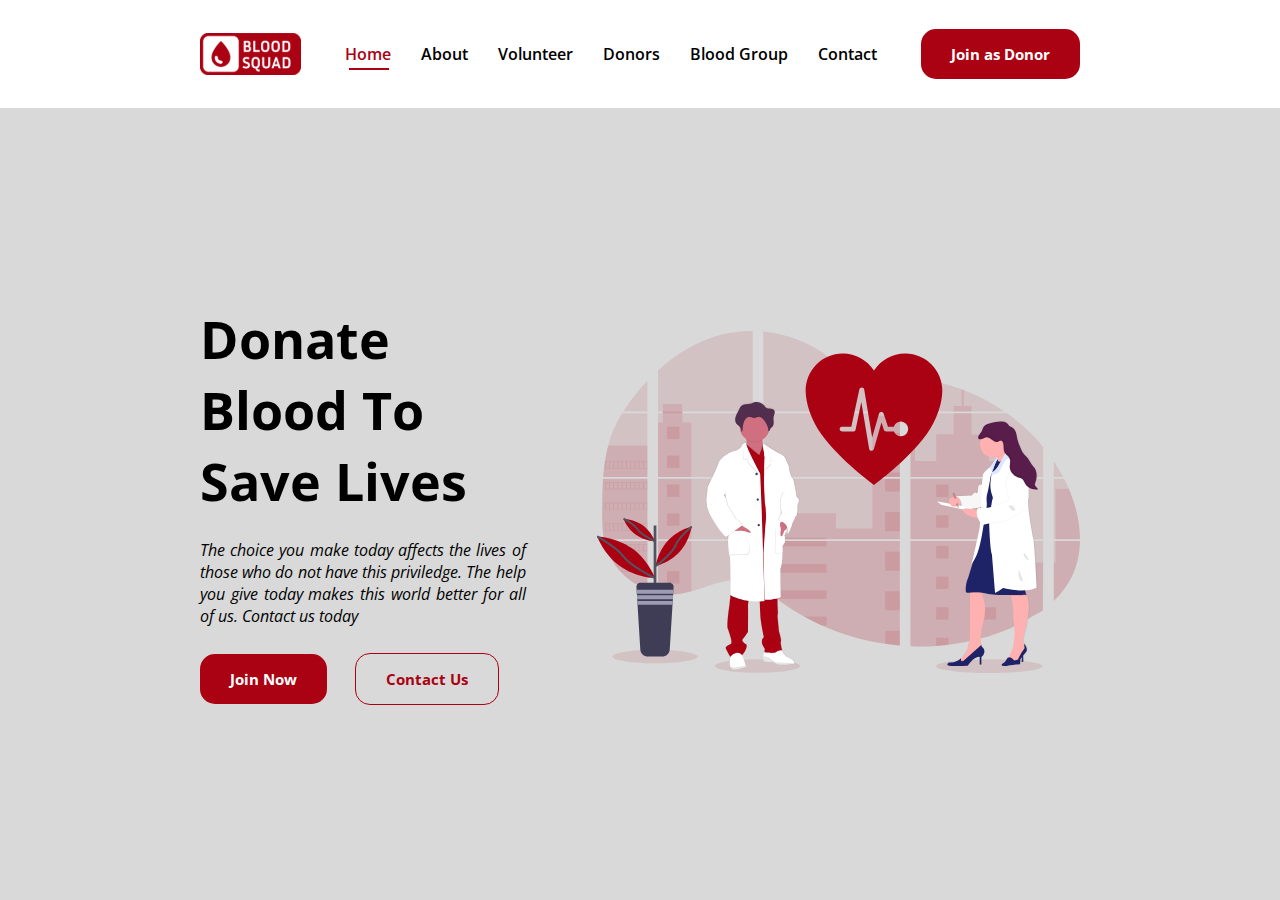
<file: index.html>
<!DOCTYPE html>
<html lang="en">
    <head>
        <meta charset="UTF-8" />
        <meta name="viewport" content="width=device-width, initial-scale=1.0" />
        <title>Christ Lion's Club</title>
        <link rel="stylesheet" href="style.css" />
        <link rel="icon" type="image/x-icon" href="assets/logo1.svg" />
    </head>
    <body>
        <div class="container">
            <div class="navbar">
                <div class="left-section">
                    <img src="assets/logo.svg" alt="" />
                </div>
                <div class="nav-links">
                    <ul>
                        <li class="active" id="home">Home</li>
                        <li id="about">About</li>
                        <li id="volunteer">Volunteer</li>
                        <li id="donors">Donors</li>
                        <li>Blood Group</li>
                        <li>Contact</li>
                    </ul>
                </div>
                <div class="right-section">
                    <button>Join as Donor</button>
                </div>
                <div class="hamburger-menu" id="hamburger-menu">
                    <img
                        src="assets/hamburger.png"
                        style="width: 41px"
                        alt=""
                    />
                </div>
            </div>
            <div class="mobile-hamburger-menu" id="mobile-hamburger">
                <div class="menu" id="menu">
                    <ul>
                        <li class="active" id="home">Home</li>
                        <li id="about">About</li>
                        <li id="volunteer">Volunteer</li>
                        <li id="donors">Donors</li>
                        <li>Blood Group</li>
                        <li>Contact</li>
                    </ul>
                </div>
            </div>
            <div class="hero-section">
                <div class="left-container">
                    <div class="heading">
                        <h1>Donate Blood To Save Lives</h1>
                    </div>
                    <div class="para">
                        <p>
                            The choice you make today affects the lives of those
                            who do not have this priviledge. The help you give
                            today makes this world better for all of us. Contact
                            us today
                        </p>
                    </div>
                    <div class="btn-container">
                        <button class="join">Join Now</button>
                        <button class="contact">Contact Us</button>
                    </div>
                </div>
                <div class="right-container">
                    <img src="assets/undraw_medicine_b-1-ol 1.svg" alt="" />
                </div>
            </div>

            <div class="mobile-view">
                <div class="heading">
                    <h1>Donate Blood To Save Lives</h1>
                </div>
                <div class="right-container">
                    <img src="assets/undraw_medicine_b-1-ol 1.svg" alt="" />
                </div>
                <div class="para">
                    <p>
                        The choice you make today affects the lives of those who
                        do not have this priviledge. The help you give today
                        makes this world better for all of us. Contact us today!
                    </p>
                </div>
                <div class="btn-container">
                    <button class="join">Join Now</button>
                    <button class="contact">Contact Us</button>
                </div>
            </div>
        </div>

        <!-- <div class="next-container">
        <h1>An Initiative of Christ College and Lion’s Club</h1>
        <div class="logo-container">
            <div class="content-1">
                <img src="assets/collge-log.png" alt="" srcset="" />
                <p>
                    By working with the Lion's Club, we leverage their extensive
                    experience in community service and their established
                    reputation for organizing impactful charitable initiatives.
                    This partnership allows us to provide our students with
                    unique opportunities to engage in meaningful volunteer work,
                    develop leadership skills, and make a tangible difference in
                    the lives of others. Together, we aim to foster a culture of
                    empathy, service, and community engagement, enhancing both
                    the educational experience and the well-being of society.
                </p>
            </div>
            <div class="content-2">
                <img src="assets/lions-logo.png" alt="" />
                <p>
                    Christ College brings a dynamic and energetic student body,
                    coupled with a strong emphasis on education and social
                    responsibility. By partnering with Christ College, we can
                    tap into their academic expertise, youthful enthusiasm, and
                    innovative ideas. This collaboration enables us to broaden
                    our reach, effectively raise awareness about the importance
                    of blood donation, and mobilize a new generation of
                    volunteers. Together, we strive to create a lasting impact,
                    ensuring that every individual in need of blood receives it
                    promptly.
                </p>
            </div>
        </div>
        <p>
            By combining the strengths of Christ College and the Lion's Club, we
            harness a unique synergy that promises to bring about profound and
            lasting positive change. This collaboration leverages the academic
            excellence and youthful energy of Christ College with the Lion's
            Club's rich legacy of community service and organizational
            expertise. Together, we aim to create a robust network of volunteers
            and donors, raising awareness about the critical need for blood
            donation. This partnership will enable us to organize more frequent
            and widespread blood drives, ensuring a steady and reliable blood
            supply for hospitals and emergency services. This initiative offers
            Christ College students invaluable hands-on experience in organizing
            and managing large-scale community service projects. It provides a
            platform for developing leadership skills, fostering empathy, and
            understanding the impact of altruism in real-world scenarios. Our
            shared vision of a healthier, more compassionate society is the
            driving force behind this collaboration. By working together, we are
            confident that we can achieve greater heights and make a substantial
            difference for those in need.
        </p>
        </div> -->

        <script src="script.js"></script>
    </body>
</html>
</file>
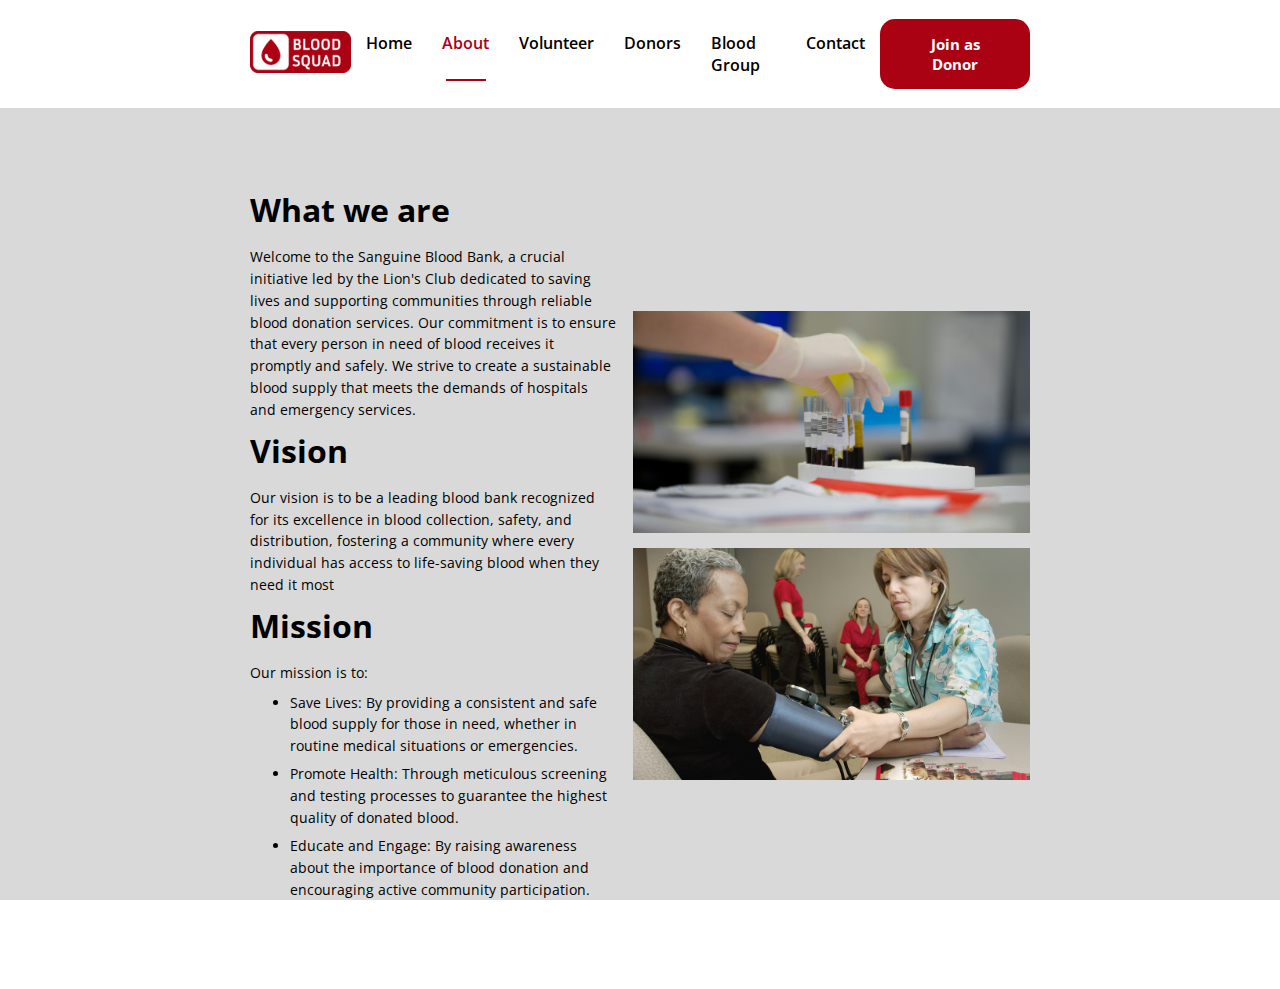
<file: about/index.html>
<!DOCTYPE html>
<html lang="en">
    <head>
        <meta charset="UTF-8" />
        <meta name="viewport" content="width=device-width, initial-scale=1.0" />
        <title>Blood Bank</title>
        <link rel="stylesheet" href="style.css" />
    </head>
    <body>
        <div class="container">
            <div class="navbar">
                <div class="left-section">
                    <img src="assets/logo.svg" alt="" />
                </div>
                <div class="nav-links">
                    <ul>
                        <li id="home">Home</li>
                        <li id="about" class="active">About</li>
                        <li id="volunteer">Volunteer</li>
                        <li id="donors">Donors</li>
                        <li>Blood Group</li>
                        <li>Contact</li>
                    </ul>
                </div>
                <div class="right-section">
                    <button>Join as Donor</button>
                </div>
            </div>

            <div class="main-container">
                <div class="left-container">
                    <div class="card">
                        <h1>What we are</h1>
                        <p>
                            Welcome to the Sanguine Blood Bank, a crucial
                            initiative led by the Lion's Club dedicated to
                            saving lives and supporting communities through
                            reliable blood donation services. Our commitment is
                            to ensure that every person in need of blood
                            receives it promptly and safely. We strive to create
                            a sustainable blood supply that meets the demands of
                            hospitals and emergency services.
                        </p>
                    </div>

                    <div class="card">
                        <h1>Vision</h1>
                        <p>
                            Our vision is to be a leading blood bank recognized
                            for its excellence in blood collection, safety, and
                            distribution, fostering a community where every
                            individual has access to life-saving blood when they
                            need it most
                        </p>
                    </div>

                    <div class="card">
                        <h1>Mission</h1>
                        <p>
                            Our mission is to:
                            <ul>
                                <li>Save Lives: By providing a consistent and safe blood supply for those in need, whether in routine medical situations or emergencies.</li>
                                <li>Promote Health: Through meticulous screening and testing processes to guarantee the highest quality of donated blood.</li>
                                <li>Educate and Engage: By raising awareness about the importance of blood donation and encouraging active community participation.</li>
                            </ul>
                        </p>
                    </div>
                </div>
                <div class="right-container">
                    <div class="image-container">
                        <img src="assets/image1.png" alt="">
                    </div>
                    <div class="image-container">
                        <img src="assets/image.png" alt="">
                    </div>
                </div>
            </div>
        </div>

        <script src="script.js"></script>
    </body>
</html>
</file>
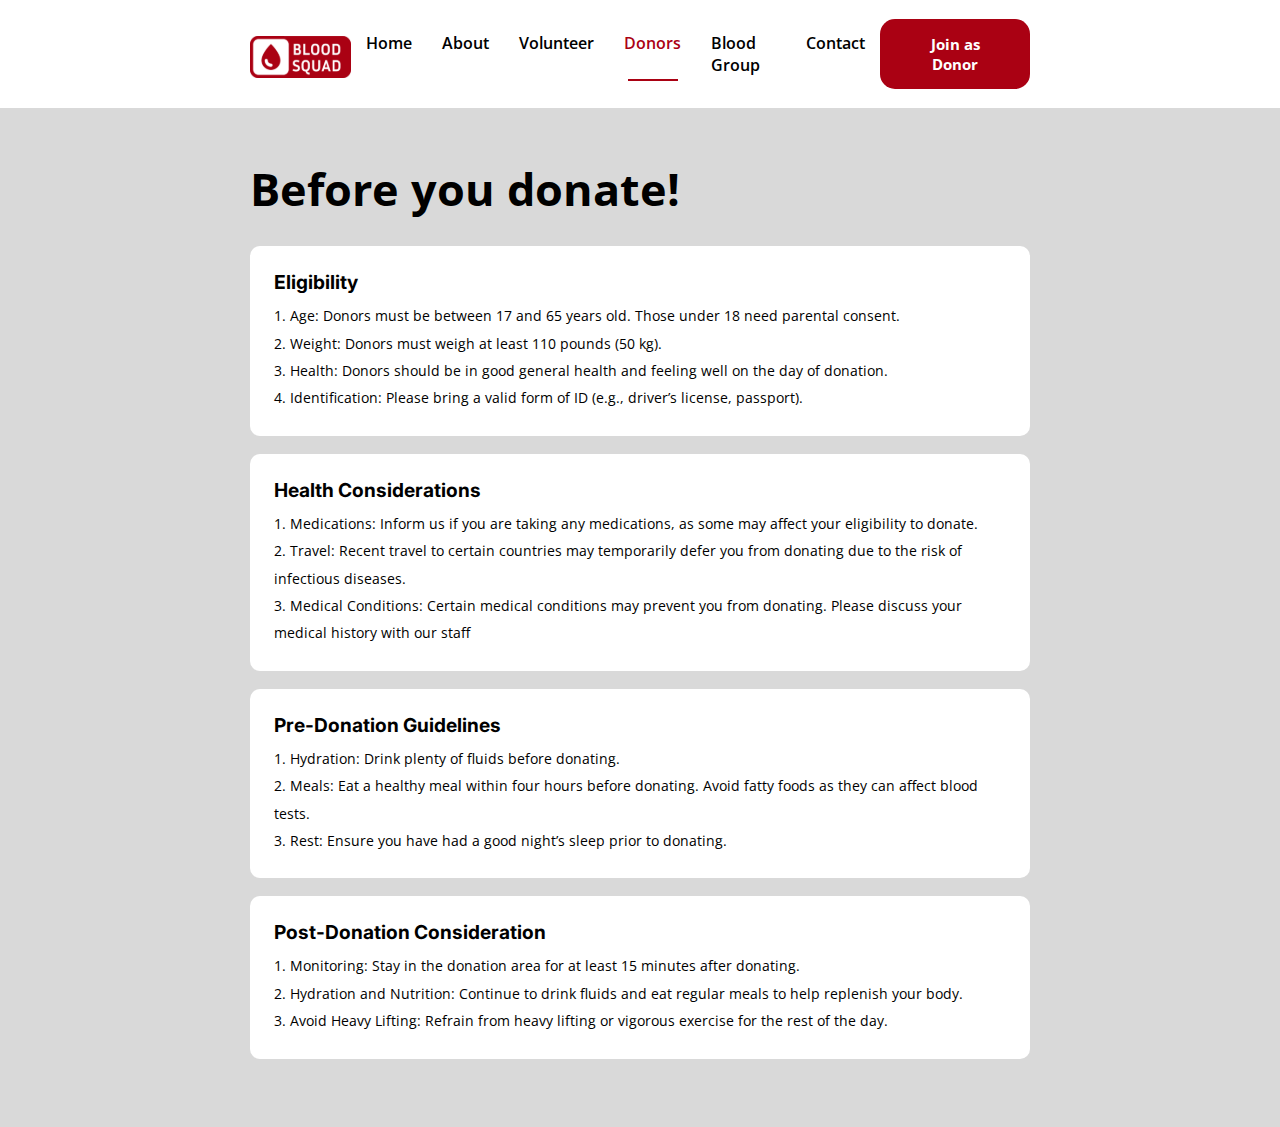
<file: donors/index.html>
<!DOCTYPE html>
<html lang="en">
    <head>
        <meta charset="UTF-8" />
        <meta name="viewport" content="width=device-width, initial-scale=1.0" />
        <title>Blood Bank</title>
        <link rel="stylesheet" href="style.css" />
    </head>
    <body>
        <div class="container">
            <div class="navbar">
                <div class="left-section">
                    <img src="assets/logo.svg" alt="" />
                </div>
                <div class="nav-links">
                    <ul>
                        <li id="home">Home</li>
                        <li id="about">About</li>
                        <li id="volunteer">Volunteer</li>
                        <li id="donors" class="active">Donors</li>
                        <li>Blood Group</li>
                        <li>Contact</li>
                    </ul>
                </div>
                <div class="right-section">
                    <button>Join as Donor</button>
                </div>
            </div>

            <div class="main-container">
                <h1>Before you donate!</h1>
                <div class="cards">
                    <h3>Eligibility</h3>
                    <ul>
                        <li>
                            1. Age: Donors must be between 17 and 65 years old.
                            Those under 18 need parental consent.
                        </li>
                        <li>
                            2. Weight: Donors must weigh at least 110 pounds (50
                            kg).
                        </li>
                        <li>
                            3. Health: Donors should be in good general health
                            and feeling well on the day of donation.
                        </li>
                        <li>
                            4. Identification: Please bring a valid form of ID
                            (e.g., driver’s license, passport).
                        </li>
                    </ul>
                </div>
                <div class="cards">
                    <h3>Health Considerations</h3>
                    <ul>
                        <li>
                            1. Medications: Inform us if you are taking any
                            medications, as some may affect your eligibility to
                            donate.
                        </li>
                        <li>
                            2. Travel: Recent travel to certain countries may
                            temporarily defer you from donating due to the risk
                            of infectious diseases.
                        </li>
                        <li>
                            3. Medical Conditions: Certain medical conditions
                            may prevent you from donating. Please discuss your
                            medical history with our staff
                        </li>
                    </ul>
                </div>
                <div class="cards">
                    <h3>Pre-Donation Guidelines</h3>
                    <ul>
                        <li>
                            1. Hydration: Drink plenty of fluids before
                            donating.
                        </li>
                        <li>
                            2. Meals: Eat a healthy meal within four hours
                            before donating. Avoid fatty foods as they can
                            affect blood tests.
                        </li>
                        <li>
                            3. Rest: Ensure you have had a good night’s sleep
                            prior to donating.
                        </li>
                    </ul>
                </div>
                <div class="cards">
                    <h3>Post-Donation Consideration</h3>
                    <ul>
                        <li>
                            1. Monitoring: Stay in the donation area for at
                            least 15 minutes after donating.
                        </li>
                        <li>
                            2. Hydration and Nutrition: Continue to drink fluids
                            and eat regular meals to help replenish your body.
                        </li>
                        <li>
                            3. Avoid Heavy Lifting: Refrain from heavy lifting
                            or vigorous exercise for the rest of the day.
                        </li>
                    </ul>
                </div>
            </div>
        </div>

        <script src="script.js"></script>
    </body>
</html>
</file>
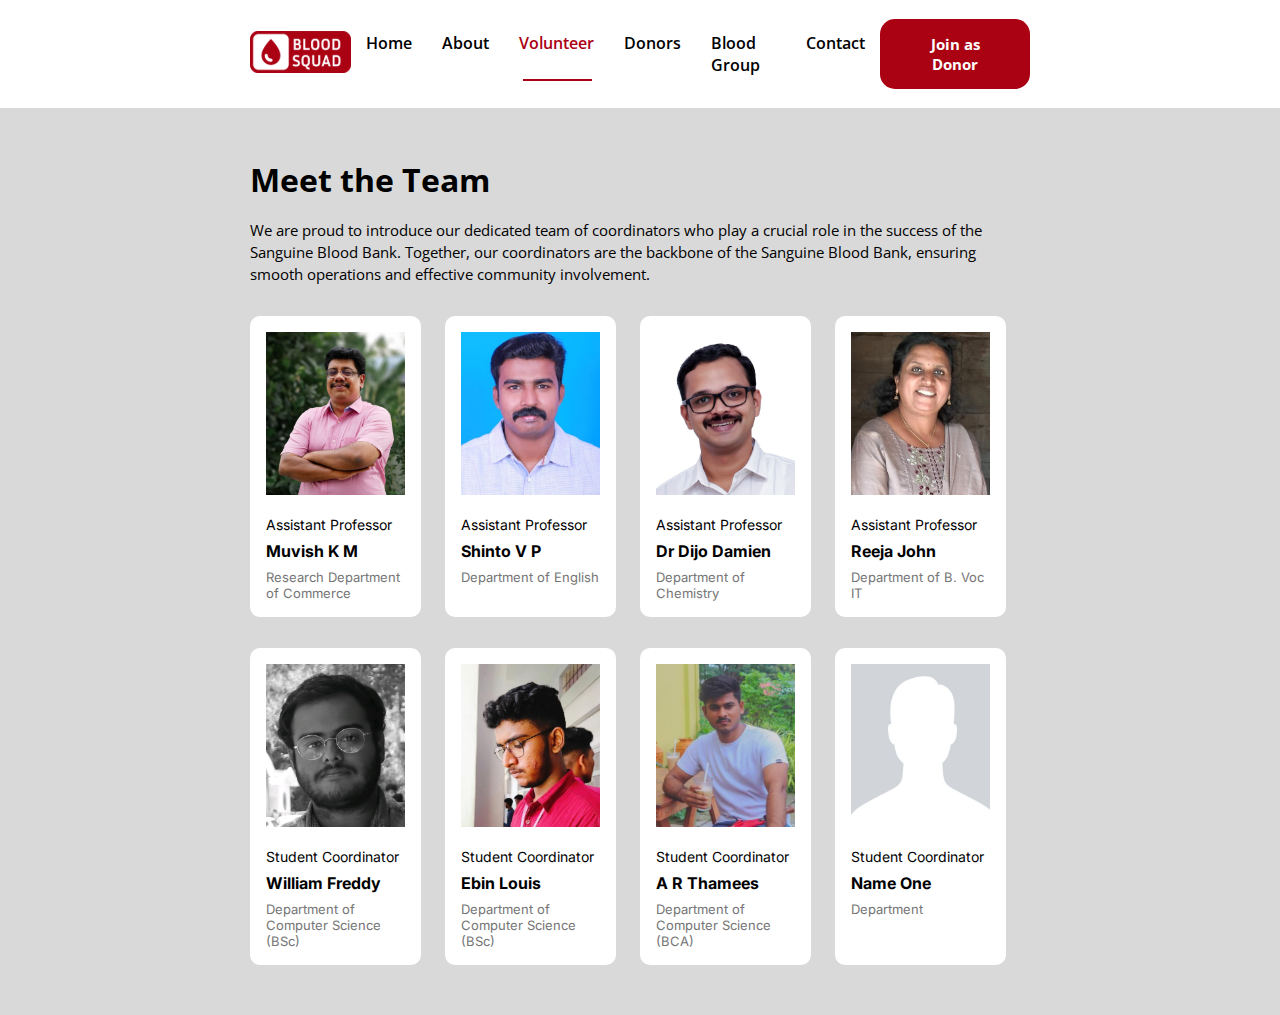
<file: volunteer/index.html>
<!DOCTYPE html>
<html lang="en">
    <head>
        <meta charset="UTF-8" />
        <meta name="viewport" content="width=device-width, initial-scale=1.0" />
        <title>Blood Bank</title>
        <link rel="stylesheet" href="style.css" />
    </head>

    <body>
        <div class="container">
            <div class="navbar">
                <div class="left-section">
                    <img src="assets/logo.svg" alt="" />
                </div>
                <div class="nav-links">
                    <ul>
                        <li id="home">Home</li>
                        <li id="about">About</li>
                        <li id="volunteer" class="active">Volunteer</li>
                        <li id="donors">Donors</li>
                        <li>Blood Group</li>
                        <li>Contact</li>
                    </ul>
                </div>
                <div class="right-section">
                    <button>Join as Donor</button>
                </div>
            </div>
            <div class="main-container">
                <div class="content">
                    <h1>Meet the Team</h1>
                    <p>
                        We are proud to introduce our dedicated team of
                        coordinators who play a crucial role in the success of
                        the Sanguine Blood Bank. Together, our coordinators are
                        the backbone of the Sanguine Blood Bank, ensuring smooth
                        operations and effective community involvement.
                    </p>
                </div>
                <div class="cards">
                    <div class="card">
                        <img src="assets/persons/muvish.png" alt="" />
                        <p class="main">Assistant Professor</p>
                        <p class="name">Muvish K M</p>
                        <p class="department">
                            Research Department of Commerce
                        </p>
                    </div>

                    <div class="card">
                        <img src="assets/persons/shinto.png" alt="" />
                        <p class="main">Assistant Professor</p>
                        <p class="name">Shinto V P</p>
                        <p class="department">Department of English</p>
                    </div>

                    <div class="card">
                        <img src="assets/persons/dijo.png" alt="" />
                        <p class="main">Assistant Professor</p>
                        <p class="name">Dr Dijo Damien</p>
                        <p class="department">Department of Chemistry</p>
                    </div>

                    <div class="card">
                        <img src="assets/persons/reeja.png" alt="" />
                        <p class="main">Assistant Professor</p>
                        <p class="name">Reeja John</p>
                        <p class="department">Department of B. Voc IT</p>
                    </div>
                </div>

                <div class="cards">
                    <div class="card">
                        <img src="assets/persons/william.png" alt="" />
                        <p class="main">Student Coordinator</p>
                        <p class="name">William Freddy</p>
                        <p class="department">
                            Department of Computer Science (BSc)
                        </p>
                    </div>

                    <div class="card">
                        <img src="assets/persons/ebin.png" alt="" />
                        <p class="main">Student Coordinator</p>
                        <p class="name">Ebin Louis</p>
                        <p class="department">
                            Department of Computer Science (BSc)
                        </p>
                    </div>

                    <div class="card">
                        <img src="assets/persons/thamees.png" alt="" />
                        <p class="main">Student Coordinator</p>
                        <p class="name">A R Thamees</p>
                        <p class="department">
                            Department of Computer Science (BCA)
                        </p>
                    </div>

                    <div class="card">
                        <img src="assets/person.jpg" alt="" />
                        <p class="main">Student Coordinator</p>
                        <p class="name">Name One</p>
                        <p class="department">Department</p>
                    </div>
                </div>
            </div>
        </div>

        <script src="script.js"></script>
    </body>
</html>
</file>
<file: style.css>
@import url('https://fonts.googleapis.com/css2?family=Open+Sans:ital,wght@0,300..800;1,300..800&display=swap');

* {
    margin: 0;
    padding: 0;
    box-sizing: border-box;
    font-family: 'Open Sans';
}

.container {
    width: 100%;
    height: 100vh;
    background-color: #d9d9d9;
}

.navbar {
    width: 100%;
    height: 12vh;
    background-color: #fff;
    display: flex;
    justify-content: space-between;
    padding: 50px 250px;
    align-items: center;
}

.navbar .left-section {
    display: flex;
    align-items: center;
    justify-content: center;
}

.active {
    color: #aa0113;
}

.nav-links .active::after {
    position: absolute;
    left: 0;
    bottom: 0;
    content: '';
    margin-left: 3.5px;
    margin-bottom: -5px;
    height: 2px;
    color: #aa0113;
    background-color: #aa0113;
    width: 40px;
}

.nav-links #home {
    position: relative;
}

.nav-links ul li {
    list-style: none;
    margin-left: 15px;
    margin-right: 15px;
    font-weight: 600;
    cursor: pointer;
}
.left-section h1 {
    color: #aa0113;
    font-weight: bold;
    font-size: calc(30px);
}

.nav-links ul {
    display: flex;
}

.right-section button {
    padding: 15px 30px;
    background-color: #aa0113;
    border: none;
    color: white;
    font-weight: bold;
    font-size: calc(19px * 0.8);
    border-radius: 15px;
    cursor: pointer;
}

.mobile-hamburger-menu {
    width: 100%;
    display: flex;
    align-items: center;
    justify-content: center;
}

.hamburger-menu {
    outline: none;
    user-select: none;
}

.hamburger-menu img {
    cursor: pointer;
    outline: none;
    user-select: none;
}

.mobile-hamburger-menu .menu {
    width: calc(90%);
    background-color: #fff;
    margin-top: 15px;
    border-radius: 10px;
    transition: max-height 0.6s ease-out, opacity 0.2s ease-out;
    max-height: 0px;
    opacity: 0;
}

.menu.show {
    max-height: 300px;
    opacity: 1;
}

.menu ul {
    display: flex;
    align-items: center;
    justify-content: center;
    flex-direction: column;
}

.menu ul li {
    list-style: none;
    font-weight: 600;
    cursor: pointer;
    margin-bottom: 10px;
    margin-top: 10px;
}

.hero-section {
    width: 100%;
    height: 88vh;
    display: flex;
    align-items: center;
    justify-content: center;
    /* background-color: aquamarine; */
    padding: 50px 250px;
}

.left-container {
    /* background-color: aqua; */
    width: 100%;
}

.left-container .heading {
    font-size: 26px;
    width: 82%;
    /* background-color: aqua; */
}

.left-container .para {
    font-size: 16px;
    font-style: italic;
    margin-top: 23px;
    width: 82%;
    /* background-color: aqua; */
}

.para p {
    text-align: justify;
}

.left-container .btn-container {
    margin-top: 26px;
}

.btn-container .join {
    padding: 15px 30px;
    background-color: #aa0113;
    border: none;
    color: white;
    font-weight: bold;
    font-size: calc(19px * 0.8);
    border-radius: 15px;
    cursor: pointer;
}

.btn-container .contact {
    padding: 15px 30px;
    margin-left: 24px;
    background-color: transparent;
    border: 1px solid #aa0113;
    color: #aa0113;
    font-weight: bold;
    font-size: calc(19px * 0.8);
    border-radius: 15px;
    cursor: pointer;
}

.mobile-view {
    display: none;
}

.next-container {
    padding: 50px 250px;
}

.next-container h1 {
    font-family: 'Libre Baskerville';
    font-weight: 400;
    color: #000;
    text-align: center;
    font-size: 44px;
}

.logo-container {
    display: flex;
    align-items: center;
    justify-content: space-between;
    margin-top: 50px;
    /* background-color: aqua; */
}

.logo-container .content-1 {
    display: flex;
    justify-content: space-between;
    align-items: center;
    flex-direction: column;
    padding-right: 80px;
    /* width: 500px; */
    /* margin-right: 100px; */
    /* margin-left: 50px; */
}

.logo-container .content-2 {
    display: flex;
    justify-content: space-between;
    align-items: center;
    flex-direction: column;
    padding-left: 80px;
    /* width: 500px; */
    /* margin-right: 100px; */
    /* margin-left: 50px; */
}

.logo-container .content-1 img {
    width: 250px;
    /* margin-bottom: 46px; */
}

.logo-container .content-2 img {
    width: 250px;
    /* margin-bottom: 46px; */
}

.content-1 p {
    font-family: 'Open Sans';
    font-size: calc(14px);
    font-weight: 400;
    font-style: italic;
    padding-right: 10px;
    /* width: 443px; */
}

.content-2 p {
    font-family: 'Open Sans';
    font-size: calc(14px);
    font-weight: 400;
    font-style: italic;
    padding-right: 10px;
}

.next-container p {
    margin-top: 47px;
    font-weight: 400;
    font-style: italic;
    line-height: 21.79px;
    font-size: 14px;
}

/* Responsive Design For Navbar */

@media (min-width: 319px) {
    .navbar .nav-links,
    .right-section {
        display: none;
    }

    .hamburger-menu img {
        user-select: none;
    }

    .navbar {
        /* background-color: blue; */
        padding: 50px 10px;
    }

    .navbar .left-section {
        padding: 50px 0px;
    }

    .hero-section {
        padding: 50px 10px;
    }

    .hero-section {
        display: none;
    }

    .mobile-view {
        display: block;
        display: flex;
        align-items: center;
        justify-content: center;
        flex-direction: column;
        background-color: #d9d9d9;
    }

    .mobile-view .heading {
        font-size: 23px;
        text-align: center;
        margin-top: 50px;
    }

    .mobile-view .right-container {
        margin-top: 24px;
    }

    .mobile-view .right-container img {
        width: 400px;
    }

    .mobile-view .para {
        margin-top: 24px;
    }

    .mobile-view .para p {
        text-align: justify;
        margin-left: 30px;
        margin-right: 30px;
    }

    .mobile-view .btn-container {
        margin-top: 24px;
        margin-bottom: 50px;
    }
}

@media (min-width: 866px) and (max-width: 896px) {
    .navbar .nav-links,
    .right-section {
        display: block;
    }

    .mobile-view {
        display: none;
    }

    .hero-section {
        display: flex;
    }

    .mobile-hamburger-menu {
        display: none;
    }

    .hamburger-menu {
        display: none;
    }

    .navbar {
        padding: 50px 10px;
    }

    .hero-section {
        padding: 50px 10px;
    }

    .hero-section .left-container .heading h1 {
    }
}

@media (min-width: 897px) and (max-width: 956px) {
    .navbar .nav-links,
    .right-section {
        display: block;
    }

    .hero-section {
        display: flex;
    }

    .mobile-view {
        display: none;
    }

    .mobile-hamburger-menu {
        display: none;
    }

    .hamburger-menu {
        display: none;
    }

    .navbar {
        padding: 50px 25px;
    }

    .hero-section {
        padding: 50px 25px;
    }
}

@media (min-width: 957px) and (max-width: 1043px) {
    .navbar .nav-links,
    .right-section {
        display: block;
    }

    .mobile-view {
        display: none;
    }

    .hero-section {
        display: flex;
    }

    .mobile-hamburger-menu {
        display: none;
    }

    .hamburger-menu {
        display: none;
    }

    .navbar {
        padding: 50px 50px;
    }

    .hero-section {
        padding: 50px 50px;
    }
}

@media (min-width: 1044px) and (max-width: 1145px) {
    .navbar .nav-links,
    .right-section {
        display: block;
    }

    .mobile-view {
        display: none;
    }

    .hero-section {
        display: flex;
    }

    .mobile-hamburger-menu {
        display: none;
    }

    .hamburger-menu {
        display: none;
    }

    .navbar {
        padding: 50px 100px;
    }

    .hero-section {
        padding: 50px 100px;
    }
}

@media (min-width: 1146px) and (max-width: 1244px) {
    .navbar .nav-links,
    .right-section {
        display: block;
    }

    .mobile-view {
        display: none;
    }

    .hero-section {
        display: flex;
    }

    .mobile-hamburger-menu {
        display: none;
    }

    .hamburger-menu {
        display: none;
    }

    .navbar {
        padding: 50px 150px;
    }

    .hero-section {
        padding: 50px 150px;
    }
}

@media (min-width: 1245px) and (max-width: 1600px) {
    .navbar .nav-links,
    .right-section {
        display: block;
    }

    .mobile-view {
        display: none;
    }

    .hero-section {
        display: flex;
    }

    .mobile-hamburger-menu {
        display: none;
    }

    .hamburger-menu {
        display: none;
    }

    .navbar {
        padding: 50px 200px;
    }

    .hero-section {
        padding: 50px 200px;
    }
}

@media (min-width: 1601px) {
}
</file>
<file: about/style.css>
@import url('https://fonts.googleapis.com/css2?family=Open+Sans:ital,wght@0,300..800;1,300..800&display=swap');
@import url('https://fonts.googleapis.com/css2?family=Inter:wght@100..900&display=swap');
@import url('https://fonts.googleapis.com/css2?family=Libre+Baskerville:ital,wght@0,400;0,700;1,400&display=swap');

* {
    margin: 0;
    padding: 0;
    box-sizing: border-box;
    font-family: 'Open Sans';
}

.container {
    width: 100%;
    height: 100vh;
    background-color: #d9d9d9;
}

.navbar {
    width: 100%;
    height: 12vh;
    background-color: #fff;
    display: flex;
    align-items: center;
    justify-content: space-between;
    padding: 50px 250px;
    align-items: center;
    /* background-color: aqua; */
}

.active {
    color: #aa0113;
}

.nav-links .active::after {
    position: absolute;
    left: 0;
    bottom: 0;
    content: '';
    margin-left: 3.5px;
    margin-bottom: -5px;
    height: 2px;
    color: #aa0113;
    background-color: #aa0113;
    width: 40px;
}

.nav-links #about {
    position: relative;
}

.left-section img {
    color: #aa0113;
    font-weight: bold;
    font-size: calc(30px);
    /* margin-top: 10px; */
}

.nav-links ul li {
    list-style: none;
    margin-left: 15px;
    margin-right: 15px;
    font-weight: 600;
    cursor: pointer;
}

.nav-links ul {
    display: flex;
}

.right-section button {
    padding: 15px 30px;
    background-color: #aa0113;
    border: none;
    color: white;
    font-weight: bold;
    font-size: calc(19px * 0.8);
    border-radius: 15px;
    cursor: pointer;
}

.hero-section {
    width: 100%;
    height: 88vh;
    display: flex;
    align-items: center;
    justify-content: center;
    /* background-color: aquamarine; */
    padding: 50px 250px;
}

.main-container {
    padding: 80px 250px;
    display: flex;
    align-items: center;
    justify-content: center;
}

.main-container .left-container .card h1 {
    font-size: 32px;
    font-weight: 700;
    line-height: 42.98px;
    margin-bottom: calc(19px * 0.8);
}

.left-container {
    width: 120%;
    margin-right: 15px;
}

.card p {
    font-size: calc(16px * 0.9);
    font-weight: 400;
    line-height: 21.79px;
    margin-bottom: calc(10px * 0.8);
}

.card ul li {
    margin-left: 40px;
    font-size: calc(16px * 0.9);
    margin-bottom: calc(8px * 0.8);
    line-height: 21.79px;
    font-weight: 400;
}

.right-container {
    display: flex;
    align-items: center;
    justify-content: center;
    flex-direction: column;
    vertical-align: middle;
    margin-top: 10px;
}

.right-container .image-container img {
    width: 100%;
}

.image-container {
    margin-bottom: 10px;
}
</file>
<file: donors/style.css>
@import url('https://fonts.googleapis.com/css2?family=Open+Sans:ital,wght@0,300..800;1,300..800&display=swap');
@import url('https://fonts.googleapis.com/css2?family=Inter:wght@100..900&display=swap');

* {
    margin: 0;
    padding: 0;
    box-sizing: border-box;
    font-family: 'Open Sans';
}

body {
    background-color: #d9d9d9;
}

.container {
    width: 100%;
    height: 100vh;
    background-color: #d9d9d9;
}

.navbar {
    width: 100%;
    height: 12vh;
    background-color: #fff;
    display: flex;
    align-items: center;
    justify-content: space-between;
    padding: 50px 250px;
    align-items: center;
    /* background-color: aqua; */
}

.active {
    color: #aa0113;
}

.nav-links .active::after {
    position: absolute;
    left: 0;
    bottom: 0;
    content: '';
    margin-left: 3.5px;
    margin-bottom: -5px;
    height: 2px;
    color: #aa0113;
    background-color: #aa0113;
    width: 50px;
}

.nav-links #donors {
    position: relative;
}

.nav-links ul li {
    list-style: none;
    margin-left: 15px;
    margin-right: 15px;
    font-weight: 600;
    cursor: pointer;
}

.left-section img {
    color: #aa0113;
    font-weight: bold;
    font-size: calc(30px);
    margin-top: 10px;
}

.nav-links ul li {
    list-style: none;
    margin-left: 15px;
    margin-right: 15px;
    font-weight: 600;
}

.nav-links ul {
    display: flex;
}

.right-section button {
    padding: 15px 30px;
    background-color: #aa0113;
    border: none;
    color: white;
    font-weight: bold;
    font-size: calc(19px * 0.8);
    border-radius: 15px;
    cursor: pointer;
}

.hero-section {
    width: 100%;
    height: 88vh;
    display: flex;
    align-items: center;
    justify-content: center;
    /* background-color: aquamarine; */
    padding: 50px 250px;
}

.main-container {
    padding: 50px 250px;
}

.main-container h1 {
    font-size: calc(56px * 0.8);
    margin-bottom: calc(34px * 0.8);
    font-weight: 700;
}

.main-container .cards h3 {
    font-family: 'Inter';
    font-size: calc(24px * 0.8);
    margin-bottom: 8px;
}

.cards {
    padding: 24px;
    background-color: #fff;
    border-radius: 10px;
    margin-bottom: 18px;
}

.cards ul li {
    font-size: calc(16px * 0.9);
    line-height: 27.4px;
}
li {
    list-style: none;
}
</file>
<file: volunteer/style.css>
@import url('https://fonts.googleapis.com/css2?family=Open+Sans:ital,wght@0,300..800;1,300..800&display=swap');
@import url('https://fonts.googleapis.com/css2?family=Inter:wght@100..900&display=swap');

* {
    margin: 0;
    padding: 0;
    box-sizing: border-box;
    font-family: 'Open Sans';
}

body {
    background-color: #d9d9d9;
}

.container {
    width: 100%;
    height: 100vh;
    background-color: #d9d9d9;
}

.navbar {
    width: 100%;
    height: 12vh;
    background-color: #fff;
    display: flex;
    justify-content: space-between;
    padding: 50px 250px;
    align-items: center;
}

.active {
    color: #aa0113;
}

.nav-links .active::after {
    position: absolute;
    left: 0;
    bottom: 0;
    content: '';
    margin-left: 3.5px;
    margin-bottom: -5px;
    height: 2px;
    color: #aa0113;
    background-color: #aa0113;
    width: 69px;
}

.nav-links #volunteer {
    position: relative;
}

.left-section h1 {
    color: #aa0113;
    font-weight: bold;
    font-size: calc(30px);
}

.nav-links ul li {
    list-style: none;
    margin-left: 15px;
    margin-right: 15px;
    font-weight: 600;
    cursor: pointer;
}

.nav-links ul {
    display: flex;
}

.right-section button {
    padding: 15px 30px;
    background-color: #aa0113;
    border: none;
    color: white;
    font-weight: bold;
    font-size: calc(19px * 0.8);
    border-radius: 15px;
    cursor: pointer;
}

.hero-section {
    width: 100%;
    height: 88vh;
    display: flex;
    align-items: center;
    justify-content: center;
    /* background-color: aquamarine; */
    padding: 50px 250px;
}

.main-container {
    padding: 50px 250px;
}

.main-container .content h1 {
    font-size: calc(32px);
    font-weight: 700;
    line-height: 42.98px;
}

.main-container .content p {
    margin-top: 19px;
    font-size: 15px;
    line-height: 21.79px;
}

.cards {
    display: flex;
    justify-content: space-around;
    margin-top: 31px;
}

.card {
    background-color: #fff;
    margin-right: 24px;
    border-radius: 10px;
    width: 243px;
    padding: 16px;
}

.cards .card img {
    width: 100%;
}

.card .main {
    font-size: 14px;
    font-family: 'Inter';
    margin-top: 16px;
}

.card .name {
    font-size: 16px;
    font-weight: bold;
    font-family: 'Inter';
    margin-top: 8px;
}

.card .department {
    font-size: 13px;
    font-weight: normal;
    font-family: 'Inter';
    color: #757575;
    margin-top: 8px;
}
</file>
